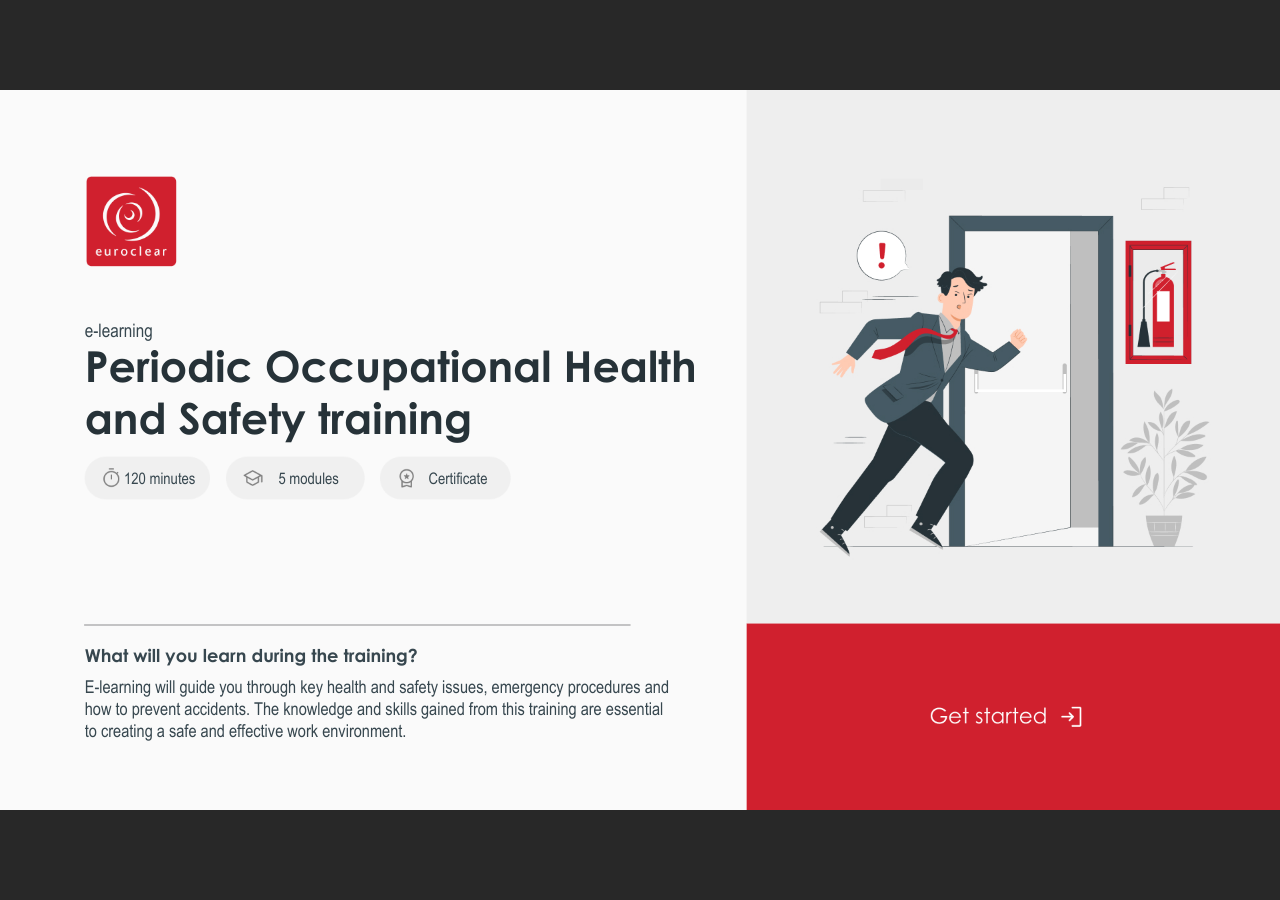
<file: index.html>
﻿<!doctype html>
<html lang="pl-PL">
<head>
  <meta charset="utf-8">
  <!-- Created using Storyline 360 x64 - http://www.articulate.com  -->
  <!-- version: 3.113.36519.0 -->
  <title>health_and_safety_training</title>
  <meta http-equiv="x-ua-compatible" content="IE=edge"/>
  <meta name="viewport" content="width=device-width,initial-scale=1,user-scalable=no,shrink-to-fit=no,minimal-ui"/>
  <meta name="apple-mobile-web-app-capable" content="yes"/>
  <style>
    html, body { height: 100%; padding: 0; margin: 0 }
    #app { height: 100%; width: 100%; }
  </style>

  <script>
    window.DS = {};
    window.globals = {
      DATA_PATH_BASE: '',
      HAS_FRAME: true,
      HAS_SLIDE: true,

      lmsPresent: false,
      tinCanPresent: false,
      cmi5Present: false,
      aoSupport: false,
      scale: 'Scaled',
      captureRc: false,
      browserSize: 'optimal',
      bgColor: '#282828',
      features: 'DropInBase,JsInteractions,PlayerSizeOption,SlideLevelScale',
      themeName: 'unified',
      preloaderColor: '#FFFFFF',
      suppressAnalytics: true,
      productChannel: 'stable',
      publishSource: 'storyline',
      aid: 'aid|a7aec879-a3fd-411d-8290-809335d3d06c',
      cid: '1108abc4-ec05-4104-8c06-71c4f4bdf5b3',
      playerVersion: '3.113.36519.0',
      publishTimestamp: '2026-04-01T09:35:05.5991372Z',
      maxIosVideoElements: 10,
      connectionSettings: { message: 'Jeste%C5%9B%20w%20trybie%20offline.%20Pr%C3%B3ba%20ponownego%20po%C5%82aczenia%20si%C4%99...', useDarkTheme: false, mode: 'disabled' },
      hasFeature: function(feature) {
        return this.features.split(',').includes(feature);
      },
      
      parseParams: function(qs) {
        if (window.globals.parsedParams != null) {
          return window.globals.parsedParams;
        }
        qs = (qs || window.location.search.substr(1)).split('+').join(' ');
        var params = {},
            tokens,
            re = /[?&]?([^=]+)=([^&]*)/g;

        while (tokens = re.exec(qs)) {
          params[decodeURIComponent(tokens[1]).trim()] =
            decodeURIComponent(tokens[2]).trim();
        }
        window.globals.parsedParams = params;
        return params;
      }

    };

    if (window.flagsUnderTest != null) {
      window.globals.features = window.flagsUnderTest.reduce((accum, feature) => {
        if (!accum.includes(feature)) {
          accum.push(feature);
        }
        return accum;
      }, window.globals.features.split(',')).join();
    }
  </script>
  <script>
    var isIe11 = ('ActiveXObject' in window || window.MSBlobBuilder != null)
      && window.msCrypto != null && !window.ActiveXObject;
    if (isIe11) {
      window.globals.unsupportedBrowser = true;
      document.write(atob('[base64]'));
    }
  </script>

  <script>
    if (window.globals.hasFeature('Localization')) {
      
      
    }
  </script>

  
  
  <script>window.THREE = { };</script>
  
</head>
<body style="background: #282828" class="cs-HTML theme-unified">
  <!-- 360 -->
  <script>!function(){var e,i=/iPhone/i,o=/iPod/i,n=/iPad/i,t=/\biOS-universal(?:.+)Mac\b/i,r=/\bAndroid(?:.+)Mobile\b/i,a=/Android/i,d=/(?:SD4930UR|\bSilk(?:.+)Mobile\b)/i,p=/Silk/i,l=/Windows Phone/i,u=/\bWindows(?:.+)ARM\b/i,b=/BlackBerry/i,s=/BB10/i,c=/Opera Mini/i,f=/\b(CriOS|Chrome)(?:.+)Mobile/i,h=/Mobile(?:.+)Firefox\b/i,v=function(e){return void 0!==e&&"MacIntel"===e.platform&&"number"==typeof e.maxTouchPoints&&e.maxTouchPoints>1&&"undefined"==typeof MSStream};e=function(e){var m={userAgent:"",platform:"",maxTouchPoints:0};e||"undefined"==typeof navigator?"string"==typeof e?m.userAgent=e:e&&e.userAgent&&(m={userAgent:e.userAgent,platform:e.platform,maxTouchPoints:e.maxTouchPoints||0}):m={userAgent:navigator.userAgent,platform:navigator.platform,maxTouchPoints:navigator.maxTouchPoints||0};var g=m.userAgent,y=g.split("[FBAN");void 0!==y[1]&&(g=y[0]),void 0!==(y=g.split("Twitter"))[1]&&(g=y[0]);var A=function(e){return function(i){return i.test(e)}}(g),w={apple:{phone:A(i)&&!A(l),ipod:A(o),tablet:!A(i)&&(A(n)||v(m))&&!A(l),universal:A(t),device:(A(i)||A(o)||A(n)||A(t)||v(m))&&!A(l)},amazon:{phone:A(d),tablet:!A(d)&&A(p),device:A(d)||A(p)},android:{phone:!A(l)&&A(d)||!A(l)&&A(r),tablet:!A(l)&&!A(d)&&!A(r)&&(A(p)||A(a)),device:!A(l)&&(A(d)||A(p)||A(r)||A(a))||A(/\bokhttp\b/i)},windows:{phone:A(l),tablet:A(u),device:A(l)||A(u)},other:{blackberry:A(b),blackberry10:A(s),opera:A(c),firefox:A(h),chrome:A(f),device:A(b)||A(s)||A(c)||A(h)||A(f)},any:!1,phone:!1,tablet:!1};return w.any=w.apple.device||w.android.device||w.windows.device||w.other.device,w.phone=w.apple.phone||w.android.phone||w.windows.phone,w.tablet=w.apple.tablet||w.android.tablet||w.windows.tablet,w}(),"object"==typeof exports&&"undefined"!=typeof module?module.exports=e:"function"==typeof define&&define.amd?define((function(){return e})):this.isMobile=e}();
    window.isMobile.apple.tablet = window.isMobile.apple.tablet ||
      (navigator.platform === 'MacIntel' && navigator.maxTouchPoints > 1);
    window.isMobile.apple.device = window.isMobile.apple.device || window.isMobile.apple.tablet;
    window.isMobile.tablet = window.isMobile.tablet || window.isMobile.apple.tablet;
    window.isMobile.any = window.isMobile.any || window.isMobile.apple.tablet;
  </script>

  <div id="focus-sink" tabindex="-1"></div>

  <div id="preso"></div>
  <script>
    (function() {

      var classTypes = [ 'desktop', 'mobile', 'phone', 'tablet' ];

      var addDeviceClasses = function(prefix, testObj) {
        var curr, i;
        for (i = 0; i < classTypes.length; i++) {
          curr = classTypes[i];
          if (testObj[curr]) {
            document.body.classList.add(prefix + curr);
          }
        }
      };

      var params = window.globals.parseParams(),
          isDevicePreview = params.devicepreview === '1',
          isPhoneOverride = params.deviceType === 'phone' || (isDevicePreview && params.phone == '1'),
          isTabletOverride = (params.deviceType === 'tablet' || isDevicePreview) && !isPhoneOverride,
          isMobileOverride = isPhoneOverride || isTabletOverride;

      var deviceView = {
        desktop: !window.isMobile.any && !isMobileOverride,
        mobile: window.isMobile.any || isMobileOverride,
        phone: isPhoneOverride || (window.isMobile.phone && !isTabletOverride),
        tablet: isTabletOverride || window.isMobile.tablet
      };

      window.globals.deviceView = deviceView;
      window.isMobile.desktop = !window.isMobile.any;
      window.isMobile.mobile = window.isMobile.any;

      addDeviceClasses('view-', deviceView);

    })();
  </script>
  
  <script src='story_content/triggers.js' type=text/javascript></script>
<script src='story_content/user.js' type=text/javascript></script>
  <div class="slide-loader"></div>

  <script>
    var doc = document, loader = doc.body.querySelector('.slide-loader'); [ 1, 2, 3 ].forEach(function(n) { var d = doc.createElement('div'); d.style.backgroundColor = window.globals.preloaderColor; d.classList.add('mobile-loader-dot'); d.classList.add('dot' + n); loader.appendChild(d); });
  </script>

  <div class="mobile-load-title-overlay" style="display: none">
    <div class="mobile-load-title">health_and_safety_training</div>
  </div>

  <div class="mobile-chrome-warning"></div>

  
<style>
  .warn-connection-dialog {
    display: none;
    background: transparent;
    pointer-events: all;
    position: fixed;
    left: 0;
    top: 0;
    width: 100%;
    height: 100%;
    z-index: 999;
  }

  .warn-connection-content {
    pointer-events: all;
    border-radius: 4px;
    background: white;
    border: 1px solid #E7E7E7;
    color: #333333;
    box-shadow: 0 2px 4px rgba(0, 0, 0, 0.25);
    transition: all 150ms ease-out;
    position: absolute;
    white-space: nowrap;
  }

  .view-phone.is-landscape .warn-connection-content {
    left: 23px;
    bottom: 23px;
  }

  .view-tablet.is-landscape .warn-connection-content {
    left: 50%;
    top: 20px;
    transform: translateX(-50%);
  }

  .view-mobile.is-portrait .warn-connection-content {
    transform: translate(-50%, calc(-100% - 15px));
  }

  .warn-connection-content p {
    display: inline-block;
    margin: 0 8px 0 0;
    line-height: 33px;
    font-size: 11px;
  }

  .warn-connection-content svg {
    position: relative;
    vertical-align: middle;
    margin: 0 2px 2px 8px;
  }

  .view-desktop .warn-connection-content {
    left: 1.5em;
    bottom: 1.5em;
  }

  .view-desktop .warn-connection-content p {
    font-size: 1.1em;
  }

  .is-offline .warn-connection-dialog {
    display: block;
  }

  .is-offline .cs-panel * {
    pointer-events: none !important;
  }

  .is-offline .cs-panel {
    pointer-events: all !important;
  }

  .is-offline #nav-controls * {
    pointer-events: none !important;
  }

  .is-offline #nav-controls {
    pointer-events: all !important;
  }
</style>

<div class="warn-connection-dialog" role="alertdialog" aria-modal="true" tabindex="0" aria-labelledby="warn-connection-message">
  <div class="warn-connection-content">
    <svg width="17" height="15" viewBox="0 0 17 15" xmlns="http://www.w3.org/2000/svg">
      <path fill="#8F0000" stroke="white" d="M16.07,12.98 L15.88,12.23 L9.51,1.21 C8.97,0.26,7.6,0.26,7.06,1.21 L0.69,12.23 C0.15,13.16,0.81,14.36,1.91,14.36 H14.65 C15.47,14.36,16.05,13.7,16.07,12.98 Z"/>
      <path fill="white" stroke="white" d="M8.58,5.5 C8.35,5.28,8.5,5.35,8.21,5.32 C8.09,5.35,7.97,5.49,7.96,5.67 C7.97,5.79,7.98,5.92,7.98,6.04 L7.98,6.04 C7.99,6.17,8,6.31,8.01,6.43 L8.01,6.44 C8.03,6.92,8.06,7.41,8.09,7.9 L8.09,7.9 C8.12,8.39,8.14,8.88,8.17,9.37 C8.17,9.39,8.18,9.42,8.2,9.44 C8.23,9.46,8.25,9.47,8.28,9.47 C8.31,9.47,8.34,9.46,8.35,9.44 C8.37,9.43,8.38,9.4,8.39,9.35 L8.39,9.34 C8.39,9.24,8.4,9.15,8.4,9.05 L8.4,9.05 C8.41,8.96,8.41,8.86,8.42,8.75 C8.43,8.44,8.45,8.12,8.47,7.81 L8.47,7.81 C8.49,7.49,8.51,7.18,8.53,6.87 C8.55,6.46,8.56,6.05,8.59,5.64 L8.6,5.62 C8.6,5.57,8.59,5.53,8.58,5.5 L8.21,5.32 Z"/>
      <circle fill="white" stroke="white" cx="8.3" cy="11.35" r="0.3"/>
    </svg>
    <p id="warn-connection-message">You are offline. Trying to reconnect...</p>
  </div>
</div>

<script>
  (function() {
    window.DS.connection = {
      warningShown: false,
      assets: {},
      loadingAssetGroup: false,
      retryDelay: 500
    };

    var connectionSettings = window.globals.connectionSettings || {};

    var useConnectionMessages = window.AbortController != null &&
      window.location.protocol != 'file:' &&
      connectionSettings.mode === 'normal';

    window.DS.connection.useConnectionMessages = useConnectionMessages;

    var assetCount = 0;
    var checkLoadedId;


    if (useConnectionMessages && connectionSettings != null) {
      var contentEl = document.querySelector('.warn-connection-content');
      var messageEl = contentEl.querySelector('p');

      if (connectionSettings.useDarkTheme) {
        contentEl.style.borderColor = '#BABBBA';
        contentEl.style.backgroundColor = '#282828';
        contentEl.style.color = '#FFFFFF';
      }

      if (connectionSettings.message != null) {
        messageEl.textContent = window.decodeURIComponent(connectionSettings.message);
      }
    }

    function checkAssetsReady() {
      for (var i in DS.connection.assets) {
        if (!DS.connection.assets[i].success) {
          return false;
        }
      }
      return true;
    }

    function stopAssetGroup() {
      if (!useConnectionMessages) { return; }

      assetCount = 0;

      DS.connection.oldAssetGroup = DS.connection.assets;
      DS.connection.assets = {};
      DS.connection.loadingAssetGroup = false;
      clearInterval(checkLoadedId);
    }

    function startAssetGroup() {
      if (!useConnectionMessages) { return; }
      var ticks = 0;
      clearInterval(checkLoadedId);
      checkLoadedId = setInterval(function() {
        var loaded = 0;
        if (assetCount === 0 && loaded === 0) {
          clearInterval(checkLoadedId);
          return;
        }

        for (var i in DS.connection.assets) {
          if (DS.connection.assets[i].success) {
            loaded++;
          }
        }

        if (assetCount === loaded && checkAssetsReady()) {
          for (var i in DS.connection.assets) {
            if (DS.connection.assets[i].action) {
              DS.connection.assets[i].action();
            }
          }
          hideWarning();
          stopAssetGroup();
        }
      }, 100)
    }

    function requiredAsset(url, action, retry, type) {
      if (!useConnectionMessages) { return; }
      if (DS.connection.assets[url]) { return; }

      DS.connection.assets[url] = {
        success: false, action: action, retry: retry, type: type
      };
      assetCount = Object.keys(DS.connection.assets).length;
      if (!DS.connection.loadingAssetGroup) {
        startAssetGroup();
      }
      DS.connection.loadingAssetGroup = true;
    }

    function assetLoaded(url) {
      if (!useConnectionMessages) { return; }
      if (DS.connection.assets[url]) {
        DS.connection.assets[url].success = true;
      }
    }

    function assetFailed(url) {
      if (!useConnectionMessages) { return; }
      if (!DS.connection.assets[url]) {
        if (/\.js$/.test(url) && url.indexOf('transcripts') === -1) {
          setTimeout(function() {
            if (DS.connection.lastSlideLoaded != null) {
              DS.connection.lastSlideLoaded();
            }
          }, DS.connection.retryDelay);
        }
        return;
      }
      if (!DS.connection.warningShown) { showWarning(); }
      if (DS.connection.assets[url].retry) {
        setTimeout(function() {
          if (!DS.connection.assets[url].success) {
            DS.connection.assets[url].retry()
          }
        }, DS.connection.retryDelay);
      }
    }

    function hideWarning() {
      document.body.classList.remove('is-offline');
      DS.connection.warningShown = false;
      enableKeys();
    }
    DS.connection.hideWarning = hideWarning

    function showWarning(btn) {
      document.body.classList.add('is-offline')
      DS.connection.warningShown = true;
      updateWarningPosition();
      disableKeys();
    }

    function updateWarningPosition() {
      if (!DS.connection.warningShown) {
        return;
      }

      var isPortrait = document.body.classList.contains('is-portrait');
      var isMobile = document.body.classList.contains('view-mobile');
      var warningEl = document.querySelector('.warn-connection-content');

      if (isPortrait && isMobile) {
        var slide = document.querySelector('.primary-slide');
        var slideRect = slide != null
          ? slide.getBoundingClientRect()
          : { top: window.innerHeight, left: 0, width: window.innerWidth };

        warningEl.style.top = `${slideRect.top}px`
        warningEl.style.left = `${slideRect.left + slideRect.width / 2}px`
      } else {
        warningEl.style.top = null;
        warningEl.style.left = null;
      }

      window.requestAnimationFrame(updateWarningPosition);
    }

    function onDisableKeyDown(e) {
      e.preventDefault();
      e.stopImmediatePropagation();
    }

    function onDisableKeyUp(e) {
      e.preventDefault();
      e.stopImmediatePropagation();
    }

    var accStyle = document.createElement('style');
    var warnDialogEl = document.querySelector('.warn-connection-dialog');

    function disableKeys() {
      if (DS.views && DS.views.nsStack && DS.views.nsStack.length === 1) {
        DS.views.nsStack[0].tabReachable = false
        DS.views.nsStack[0].updateTabIndex(true);
      }

      accStyle.innerHTML = '.acc-shadow-dom { display: none; }';
      document.body.appendChild(accStyle);

      warnDialogEl.parentNode.append(warnDialogEl);
      warnDialogEl.focus();
    }

    function enableKeys() {
      accStyle.remove();
      if (DS.views && DS.views.nsStack && DS.views.nsStack.length === 1 && DS.views.nsStack[0].name === '_frame') {
        DS.views.nsStack[0].tabReachable = true;
        DS.views.nsStack[0].updateTabIndex();
      }
    }

    // these will all be noops if the feature flag isn't set in
    // the data and `window.globals.features`
    DS.connection.requiredAsset = requiredAsset;
    DS.connection.assetLoaded = assetLoaded;
    DS.connection.assetFailed = assetFailed;
    DS.connection.stopAssetGroup = stopAssetGroup;
    DS.connection.startAssetGroup = startAssetGroup;
  })();
</script>


  <script>
    
    if (window.autoSpider && window.vInterfaceObject) {
      document.querySelector('.mobile-load-title-overlay').style.display = 'none';
    }
  </script>

  

  <link rel="stylesheet" href="html5/data/css/output.min.css" data-noprefix/>
</body>
<script src="html5/lib/scripts/bootstrapper.min.js"></script>
</html>
</file>
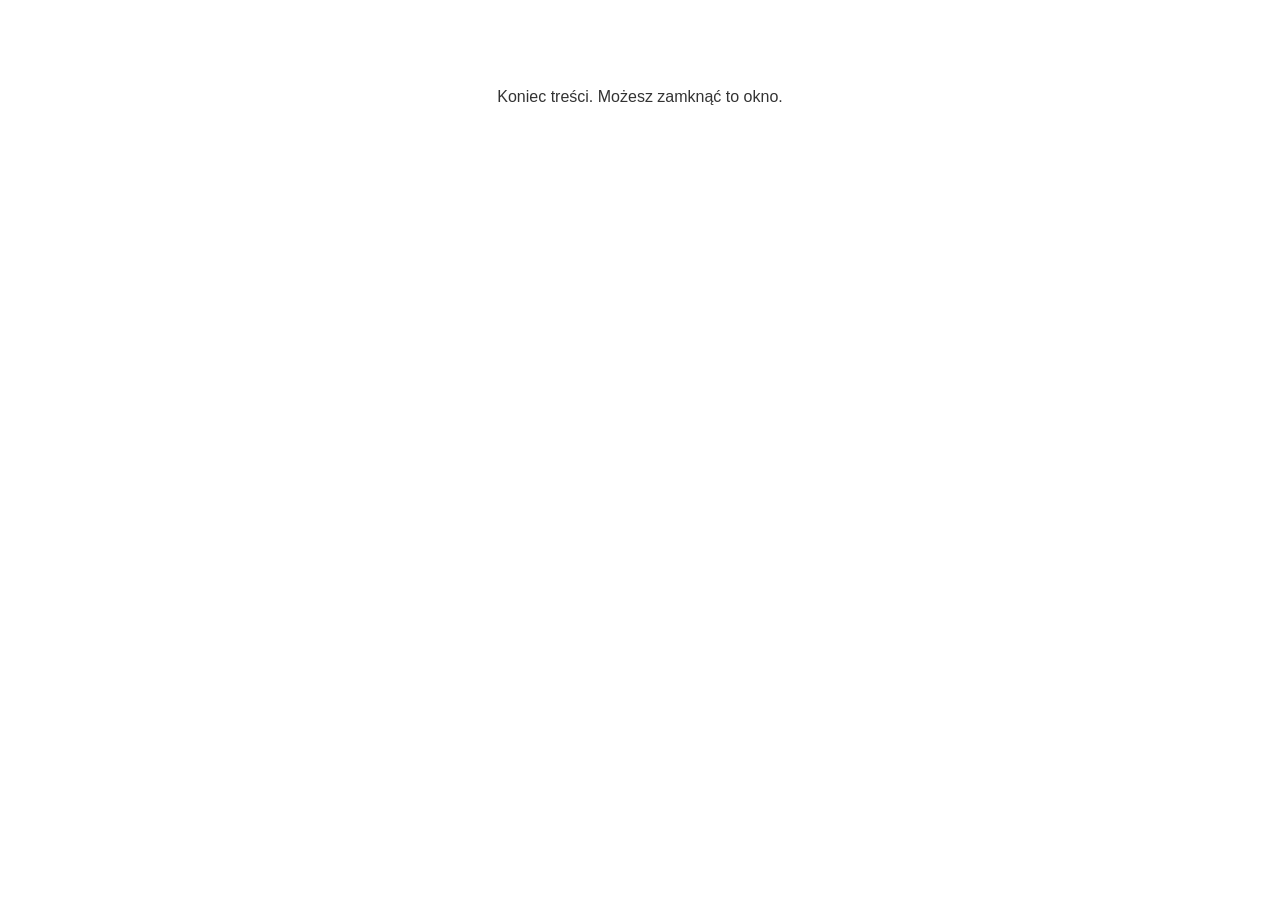
<file: lms/goodbye.html>
<!doctype html>
<html>
<body style="background-color: #ffffff;">

<p role="alert" style="color: #333333;font-family: Lato, articulate, tahoma, arial;font-size: medium;text-align: center;">
<br><br><br><br>
Koniec treści. Możesz zamknąć to okno.
</p>

</body>
</html>
</file>
